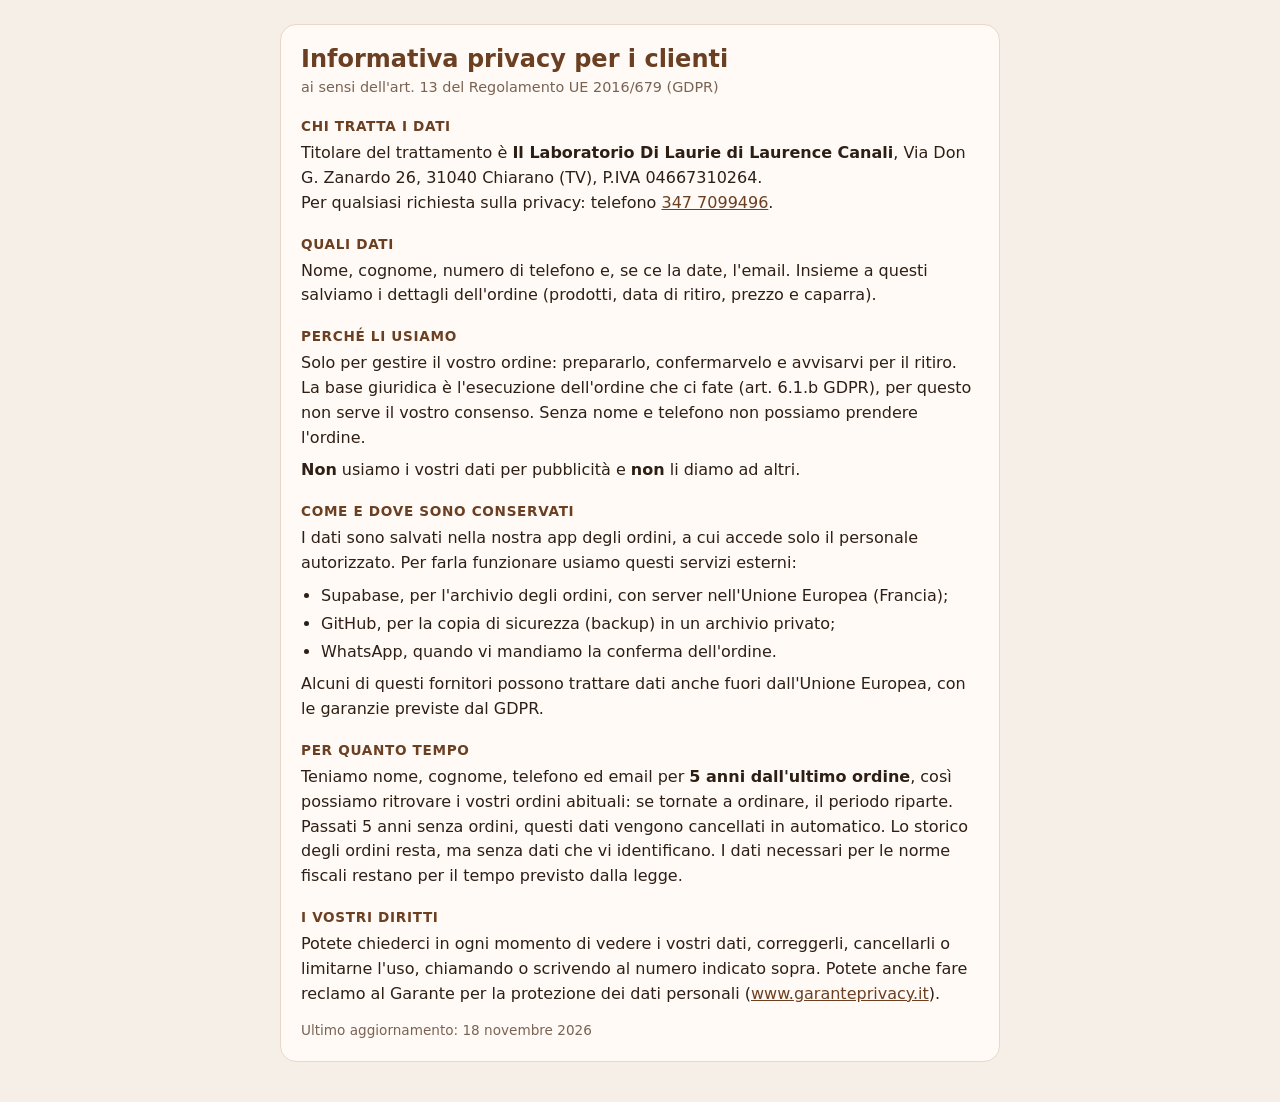
<file: privacy.html>
<!doctype html>
<html lang="it">
<head>
<meta charset="utf-8">
<meta name="viewport" content="width=device-width, initial-scale=1">
<title>Informativa privacy – Il Laboratorio Di Laurie</title>
<meta name="theme-color" content="#6b3f22">
<style>
:root{--bg:#f6efe7;--surface:#fffaf5;--fg:#2e1f16;--muted:#7a6353;--line:#e7d8c9;--accent:#6b3f22}
@media (prefers-color-scheme:dark){:root{--bg:#1a1310;--surface:#241b16;--fg:#f2e8de;--muted:#b5a191;--line:#3b2d24;--accent:#d1a079}}
html,body{margin:0}
body{background:var(--bg);color:var(--fg);font:16px/1.55 system-ui,-apple-system,"Segoe UI",sans-serif}
main{max-width:720px;margin:0 auto;padding:24px 16px 40px}
.card{background:var(--surface);border:1px solid var(--line);border-radius:16px;padding:20px 20px 12px}
h1{font-size:1.5rem;margin:0 0 2px;color:var(--accent);line-height:1.2}
.sub{color:var(--muted);font-size:.9rem;margin:0 0 14px}
h2{font-size:.85rem;text-transform:uppercase;letter-spacing:.05em;color:var(--accent);margin:18px 0 4px}
p{margin:0 0 8px}ul{margin:2px 0 8px;padding-left:20px}li{margin-bottom:3px}
a{color:var(--accent)}
.foot{color:var(--muted);font-size:.85rem;margin-top:14px}
@media print{body{background:#fff;color:#000;font-size:11pt}main{padding:0}.card{border:0;padding:0}h1,h2{color:#6b3f22}}
</style>
</head>
<body>
<main><div class="card">
<h1>Informativa privacy per i clienti</h1>
<p class="sub">ai sensi dell'art. 13 del Regolamento UE 2016/679 (GDPR)</p>

<h2>Chi tratta i dati</h2>
<p>Titolare del trattamento è <b>Il Laboratorio Di Laurie di Laurence Canali</b>, Via Don G. Zanardo 26, 31040 Chiarano (TV), P.IVA 04667310264.<br>
Per qualsiasi richiesta sulla privacy: telefono <a href="tel:+393477099496">347 7099496</a>.</p>

<h2>Quali dati</h2>
<p>Nome, cognome, numero di telefono e, se ce la date, l'email. Insieme a questi salviamo i dettagli dell'ordine (prodotti, data di ritiro, prezzo e caparra).</p>

<h2>Perché li usiamo</h2>
<p>Solo per gestire il vostro ordine: prepararlo, confermarvelo e avvisarvi per il ritiro. La base giuridica è l'esecuzione dell'ordine che ci fate (art. 6.1.b GDPR), per questo non serve il vostro consenso. Senza nome e telefono non possiamo prendere l'ordine.</p>
<p><b>Non</b> usiamo i vostri dati per pubblicità e <b>non</b> li diamo ad altri.</p>

<h2>Come e dove sono conservati</h2>
<p>I dati sono salvati nella nostra app degli ordini, a cui accede solo il personale autorizzato. Per farla funzionare usiamo questi servizi esterni:</p>
<ul>
<li>Supabase, per l'archivio degli ordini, con server nell'Unione Europea (Francia);</li>
<li>GitHub, per la copia di sicurezza (backup) in un archivio privato;</li>
<li>WhatsApp, quando vi mandiamo la conferma dell'ordine.</li>
</ul>
<p>Alcuni di questi fornitori possono trattare dati anche fuori dall'Unione Europea, con le garanzie previste dal GDPR.</p>

<h2>Per quanto tempo</h2>
<p>Teniamo nome, cognome, telefono ed email per <b>5 anni dall'ultimo ordine</b>, così possiamo ritrovare i vostri ordini abituali: se tornate a ordinare, il periodo riparte. Passati 5 anni senza ordini, questi dati vengono cancellati in automatico. Lo storico degli ordini resta, ma senza dati che vi identificano. I dati necessari per le norme fiscali restano per il tempo previsto dalla legge.</p>

<h2>I vostri diritti</h2>
<p>Potete chiederci in ogni momento di vedere i vostri dati, correggerli, cancellarli o limitarne l'uso, chiamando o scrivendo al numero indicato sopra. Potete anche fare reclamo al Garante per la protezione dei dati personali (<a href="https://www.garanteprivacy.it" rel="noopener">www.garanteprivacy.it</a>).</p>

<p class="foot">Ultimo aggiornamento: 18 novembre 2026</p>
</div></main>
</body>
</html>
</file>
